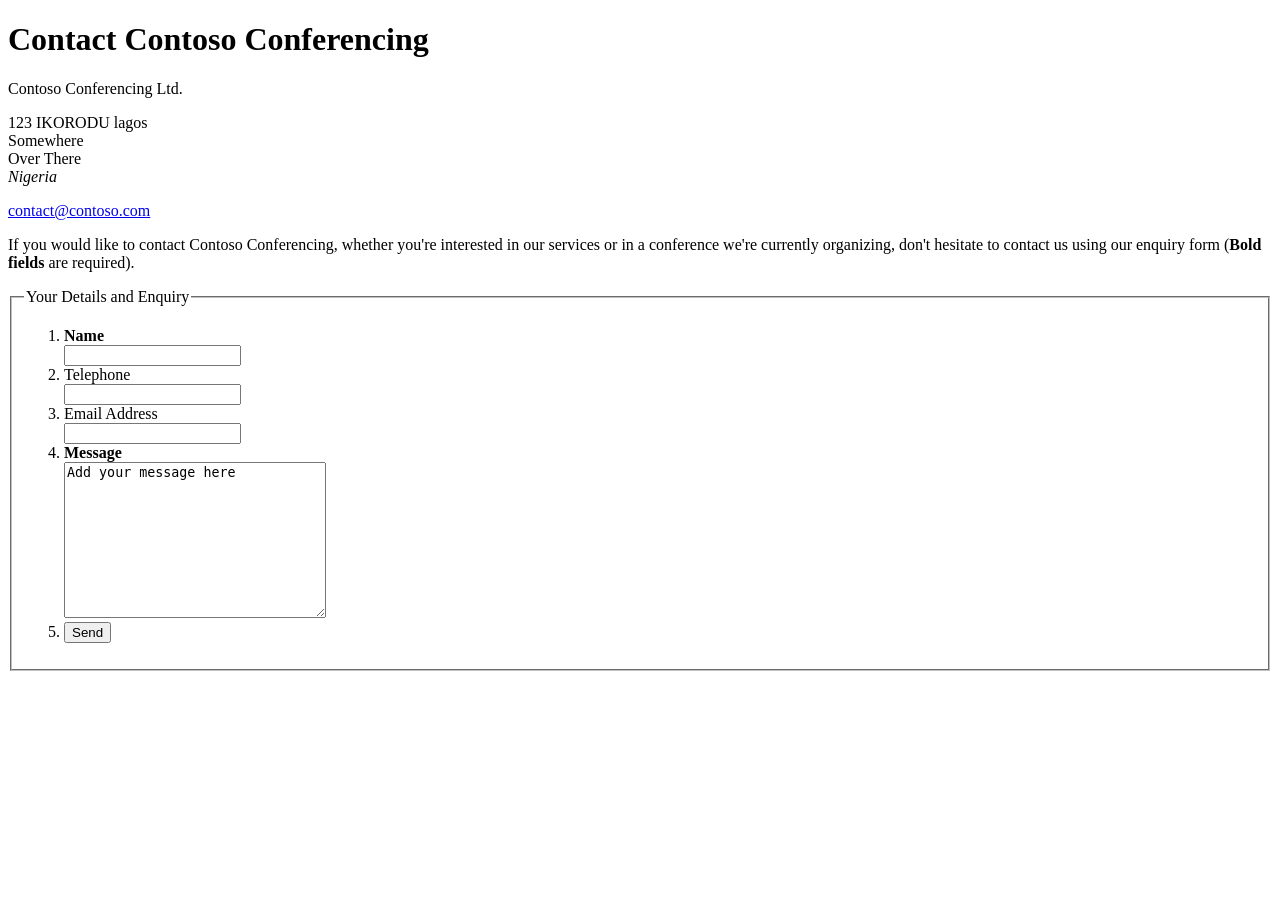
<file: index.html>
<!DOCTYPE html>
<!-- 
    Week 1 Lab Exercise - Overview of HTML and CSS
    Task: Recreating the Contact Us page from the Contoso Conferencing Demo
    Lesson 1: Overview of HTML - Covered HTML structure, elements, attributes,
    forms, links, images, and attaching scripts.
    Lab: Explored the Contoso Conference Application and examined how HTML, CSS,
    and JavaScript work together to build a real web application.
    Status: COMPLETED ✓
-->

<html lang="en">

<head>
    <meta charset="UTF-8">
    <meta name="viewport" content="width=device-width, initial-scale=1.0">
    <!-- Page title as shown in the browser tab -->
    <title>Contact Us</title>
</head>

<body>

    <!-- Level 1 heading - learned from "Displaying Text in HTML" section -->
    <h1>Contact Contoso Conferencing</h1>

    <!-- Paragraph elements used to display company address -->
    <p>Contoso Conferencing Ltd.</p>

    <!-- Using <br /> line break elements to format address on separate lines -->
    <!-- <em> used for emphasis (renders in italics) as covered in the Emphasis section -->
    <p>123 IKORODU lagos <br />
        Somewhere<br />
        Over There<br />
        <em>Nigeria</em>
    </p>

    <!-- Anchor <a> tag with mailto: protocol to create a clickable email link -->
    <!-- Learned from "Hypertext Links" section - href can point to emails too -->
    <p>
        <a href="mailto:contact@contoso.com">contact@contoso.com</a>
    </p>

    <!-- <strong> used for bold/important text as covered in the Emphasis section -->
    <p>
        If you would like to contact Contoso Conferencing, whether you're interested in our
        services or in a conference we're currently organizing, don't hesitate to contact us
        using our enquiry form (<strong>Bold fields</strong> are required).
    </p>

    <!-- 
        FORM SECTION
        Learned from "Gathering User Input by Using Forms in HTML"
        - method="Post" sends data securely to the server (POST preferred over GET)
        - action="support.aspx" is the URL where the form data gets sent
    -->
    <form method="Post" action="support.aspx">

        <!-- <fieldset> groups related form controls together with a border box -->
        <!-- <legend> labels the fieldset group - must be the first child -->
        <fieldset>
            <legend>Your Details and Enquiry</legend>

            <!-- Ordered list used to layout the form fields neatly -->
            <ol>

                <!-- <label> links text to its input field for better usability -->
                <!-- <strong> makes "Name" bold to show it is a required field -->
                <li>
                    <label>
                        <strong>Name</strong><br />
                        <!-- input type="text" creates a single-line text box -->
                        <input type="text" name="UserName" />
                    </label>
                </li>

                <li>
                    <label>
                        Telephone<br />
                        <input type="text" name="Phone" />
                    </label>
                </li>

                <li>
                    <label>
                        Email Address<br />
                        <!-- input type="text" for email address field -->
                        <input type="text" name="Email" />
                    </label>
                </li>

                <!-- <textarea> creates a multiline text box for longer messages -->
                <!-- cols and rows set the visible size of the text area -->
                <li>
                    <label>
                        <strong>Message</strong><br />
                        <textarea name="Message" cols="30" rows="10">Add your message here</textarea>
                    </label>
                </li>

                <!-- Submit button to send the form data -->
                <!-- Learned: <button> is preferred over <input type="submit"> 
                     when content needs to be more than simple text -->
                <li>
                    <button type="submit">Send</button>
                </li>

            </ol>
        </fieldset>

    </form>

</body>
<!-- End of Week 1 Lab - Fisayo Adesanya -->

</html>
</file>
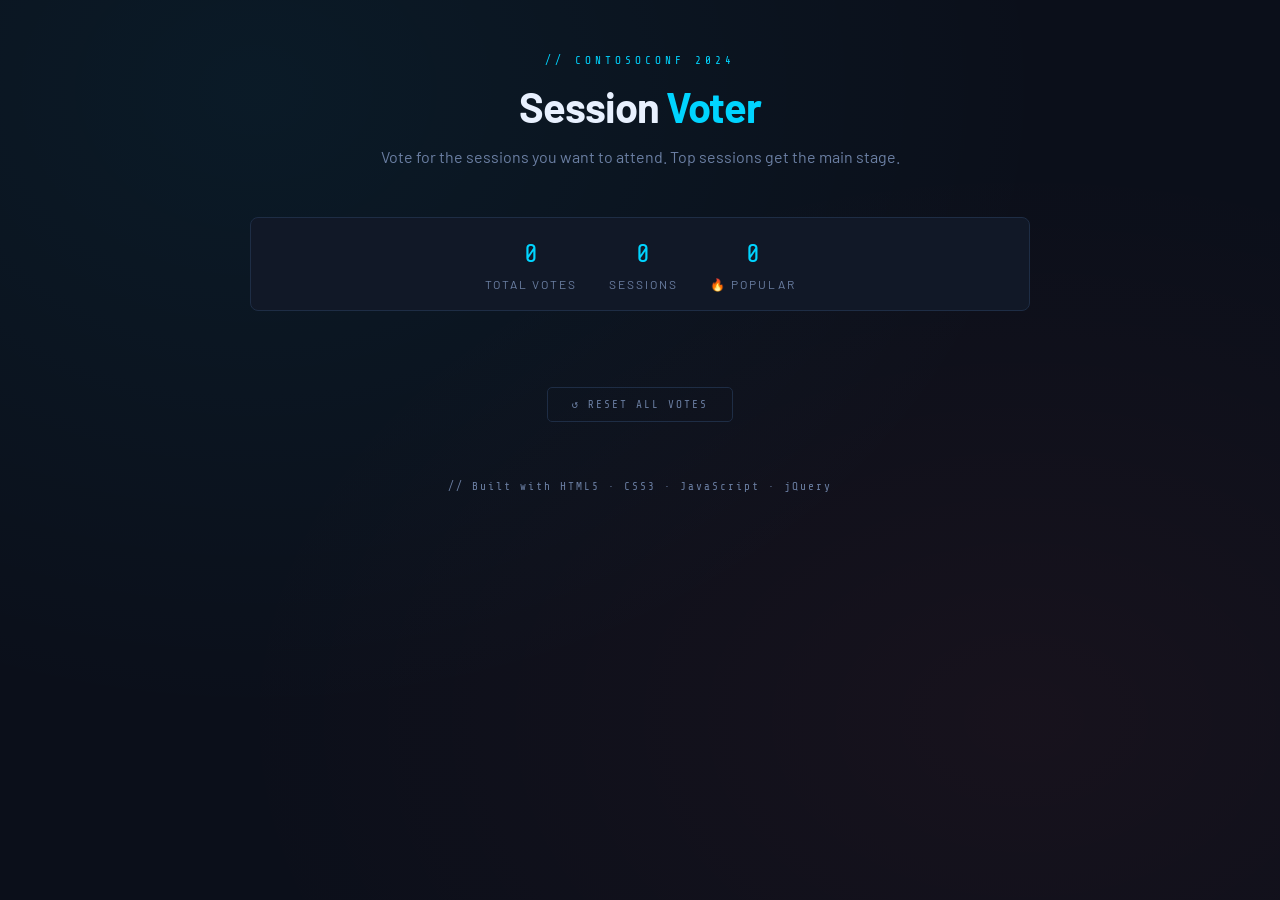
<file: about.html>
<!DOCTYPE html>
<html lang="en">
<head>
  <meta charset="utf-8" />
  <link rel="stylesheet" href="./indexbody.html">
  <title>ContosoConf – Session Voter</title>

  <!-- jQuery CDN (Module 3b) -->
  <script src="https://ajax.aspnetcdn.com/ajax/jQuery/jquery-3.7.1.min.js"></script>

  <style>
    /* ============================================
       MODULE 2 – CSS3 TEXT & BACKGROUND STYLES
       ============================================ */

    /* Google Font import */
    @import url('https://fonts.googleapis.com/css2?family=Share+Tech+Mono&family=Barlow:wght@400;600;700&display=swap');

    /* CSS Variables for consistent theming */
    :root {
      --bg-dark:      #0b0f1a;
      --bg-card:      #111827;
      --border:       #1e2d45;
      --accent:       #00d4ff;
      --accent-glow:  rgba(0, 212, 255, 0.18);
      --hot:          #ff4e50;
      --hot-glow:     rgba(255, 78, 80, 0.2);
      --text-primary: #e8f0fe;
      --text-muted:   #6b7fa3;
      --font-mono:    'Share Tech Mono', monospace;
      --font-body:    'Barlow', sans-serif;
    }

    /* ── Box Model reset ── */
    *, *::before, *::after {
      box-sizing: border-box;
      margin: 0;
      padding: 0;
    }

    /* ── Body – background + typography ── */
    body {
      font-family: var(--font-body);
      font-size: 16px;
      line-height: 1.6;
      color: var(--text-primary);

      /* CSS background properties (Module 2) */
      background-color: var(--bg-dark);
      background-image:
        radial-gradient(ellipse at 20% 10%, rgba(0,212,255,0.06) 0%, transparent 55%),
        radial-gradient(ellipse at 80% 80%, rgba(255,78,80,0.05) 0%, transparent 55%);
      background-attachment: fixed;
      background-repeat: no-repeat;

      min-height: 100vh;
      padding: 40px 20px 60px;
    }

    /* ── Page header ── */
    header {
      text-align: center;
      margin: 0 auto 48px;
      max-width: 780px;
    }

    .logo-tag {
      font-family: var(--font-mono);
      font-size: 11px;
      letter-spacing: 4px;           /* letter-spacing (Module 2) */
      text-transform: uppercase;     /* text-transform (Module 2) */
      color: var(--accent);
      margin-bottom: 12px;
    }

    header h1 {
      font-size: 2.6rem;
      font-weight: 700;
      line-height: 1.2;              /* line-height (Module 2) */
      letter-spacing: -1px;
      color: var(--text-primary);
    }

    header h1 span {
      color: var(--accent);
    }

    header p {
      margin-top: 12px;
      font-size: 1rem;
      color: var(--text-muted);
    }

    /* ── Stats bar ── */
    .stats-bar {
      display: flex;
      justify-content: center;
      gap: 32px;
      max-width: 780px;
      margin: 0 auto 36px;
      padding: 16px 24px;
      background-color: var(--bg-card);
      border: 1px solid var(--border);
      border-radius: 8px;
    }

    .stat {
      text-align: center;
    }

    .stat-value {
      font-family: var(--font-mono);
      font-size: 1.6rem;
      color: var(--accent);
    }

    .stat-label {
      font-size: 0.75rem;
      text-transform: uppercase;
      letter-spacing: 2px;
      color: var(--text-muted);
    }

    /* ── Session grid ── */
    #session-grid {
      display: grid;
      grid-template-columns: repeat(auto-fill, minmax(340px, 1fr));
      gap: 20px;
      max-width: 1100px;
      margin: 0 auto;
    }

    /* ── Session card (CSS Box Model – Module 2) ── */
    .session-card {
      background-color: var(--bg-card);
      border: 1px solid var(--border);
      border-radius: 10px;

      /* Box model: padding, margin, border */
      padding: 24px;
      margin: 0;

      position: relative;
      overflow: hidden;
      transition: transform 0.25s ease, border-color 0.25s ease, box-shadow 0.25s ease;
      cursor: default;
    }

    .session-card::before {
      content: '';
      position: absolute;
      top: 0; left: 0; right: 0;
      height: 3px;
      background: linear-gradient(90deg, var(--accent), transparent);
      opacity: 0;
      transition: opacity 0.3s;
    }

    .session-card:hover {
      transform: translateY(-4px);
      border-color: rgba(0, 212, 255, 0.35);
      box-shadow: 0 12px 32px rgba(0, 0, 0, 0.4), 0 0 0 1px rgba(0,212,255,0.08);
    }

    .session-card:hover::before { opacity: 1; }

    /* ── Popular badge (shown by JS conditional) ── */
    .session-card.popular {
      border-color: var(--hot);
      box-shadow: 0 0 20px var(--hot-glow);
    }

    .session-card.popular::before {
      background: linear-gradient(90deg, var(--hot), transparent);
      opacity: 1;
    }

    .popular-badge {
      display: none;
      position: absolute;
      top: 14px; right: 14px;
      background-color: var(--hot);
      color: #fff;
      font-family: var(--font-mono);
      font-size: 10px;
      letter-spacing: 1.5px;
      text-transform: uppercase;
      padding: 4px 10px;
      border-radius: 4px;
    }

    .session-card.popular .popular-badge { display: block; }

    /* ── Card content ── */
    .session-track {
      font-family: var(--font-mono);
      font-size: 10px;
      letter-spacing: 2.5px;
      text-transform: uppercase;
      color: var(--accent);
      margin-bottom: 8px;
    }

    .session-title {
      font-size: 1.05rem;
      font-weight: 700;
      color: var(--text-primary);
      margin-bottom: 8px;
      line-height: 1.35;
    }

    .session-speaker {
      font-size: 0.82rem;
      color: var(--text-muted);
      margin-bottom: 20px;
    }

    /* ── Vote row ── */
    .vote-row {
      display: flex;
      align-items: center;
      gap: 16px;
    }

    /* ── Vote button ── */
    .btn-vote {
      font-family: var(--font-mono);
      font-size: 12px;
      letter-spacing: 1.5px;
      text-transform: uppercase;
      color: var(--accent);
      background: transparent;
      border: 1px solid var(--accent);
      border-radius: 5px;

      /* Box model */
      padding: 9px 20px;
      margin: 0;

      cursor: pointer;
      transition: background 0.2s, color 0.2s, box-shadow 0.2s;
    }

    .btn-vote:hover {
      background-color: var(--accent);
      color: var(--bg-dark);
      box-shadow: 0 0 14px var(--accent-glow);
    }

    .btn-vote:disabled {
      opacity: 0.35;
      cursor: not-allowed;
    }

    /* ── Vote count display ── */
    .vote-count {
      font-family: var(--font-mono);
      font-size: 1.1rem;
      color: var(--text-primary);
    }

    .vote-count span {
      color: var(--accent);
      font-size: 1.4rem;
    }

    /* ── Progress bar ── */
    .vote-bar-track {
      flex: 1;
      height: 4px;
      background-color: var(--border);
      border-radius: 2px;
      overflow: hidden;
    }

    .vote-bar-fill {
      height: 100%;
      width: 0%;
      background: linear-gradient(90deg, var(--accent), #7affef);
      border-radius: 2px;
      transition: width 0.4s ease;
    }

    .session-card.popular .vote-bar-fill {
      background: linear-gradient(90deg, var(--hot), #ffb347);
    }

    /* ── Reset button ── */
    .reset-wrap {
      text-align: center;
      margin-top: 40px;
    }

    .btn-reset {
      font-family: var(--font-mono);
      font-size: 11px;
      letter-spacing: 2px;
      text-transform: uppercase;
      color: var(--text-muted);
      background: transparent;
      border: 1px solid var(--border);
      border-radius: 5px;
      padding: 10px 24px;
      cursor: pointer;
      transition: color 0.2s, border-color 0.2s;
    }

    .btn-reset:hover {
      color: var(--hot);
      border-color: var(--hot);
    }

    /* ── Toast notification ── */
    #toast {
      position: fixed;
      bottom: 28px;
      left: 50%;
      transform: translateX(-50%) translateY(80px);
      background: var(--bg-card);
      border: 1px solid var(--accent);
      color: var(--accent);
      font-family: var(--font-mono);
      font-size: 13px;
      letter-spacing: 1px;
      padding: 12px 28px;
      border-radius: 6px;
      box-shadow: 0 8px 24px rgba(0,0,0,0.5);
      opacity: 0;
      transition: transform 0.35s ease, opacity 0.35s ease;
      z-index: 999;
      white-space: nowrap;
    }

    #toast.show {
      opacity: 1;
      transform: translateX(-50%) translateY(0);
    }

    /* ── Footer ── */
    footer {
      text-align: center;
      margin-top: 56px;
      font-family: var(--font-mono);
      font-size: 11px;
      letter-spacing: 2px;
      color: var(--text-muted);
    }
  </style>
</head>
<body>

  <!-- ===== HEADER ===== -->
  <header>
    <p class="logo-tag">// ContosoConf 2024</p>
    <h1>Session <span>Voter</span></h1>
    <p>Vote for the sessions you want to attend. Top sessions get the main stage.</p>
  </header>

  <!-- ===== STATS BAR ===== -->
  <div class="stats-bar">
    <div class="stat">
      <div class="stat-value" id="total-votes">0</div>
      <div class="stat-label">Total Votes</div>
    </div>
    <div class="stat">
      <div class="stat-value" id="sessions-count">0</div>
      <div class="stat-label">Sessions</div>
    </div>
    <div class="stat">
      <div class="stat-value" id="popular-count">0</div>
      <div class="stat-label">🔥 Popular</div>
    </div>
  </div>

  <!-- ===== SESSION GRID (built by JS loop) ===== -->
  <div id="session-grid"></div>

  <!-- ===== RESET ===== -->
  <div class="reset-wrap">
    <button class="btn-reset" id="btn-reset">↺ Reset All Votes</button>
  </div>

  <!-- ===== TOAST ===== -->
  <div id="toast"></div>

  <!-- ===== FOOTER ===== -->
  <footer>
    <p>// Built with HTML5 · CSS3 · JavaScript · jQuery</p>
  </footer>


  <script type="text/javascript">

    /* ============================================================
       MODULE 3a – JAVASCRIPT: JSON, Variables, Functions, Loops,
                               Conditionals
       MODULE 3b – jQuery: Selectors, DOM Manipulation, Events
       ============================================================ */

    // ── JSON Array of session objects (Module 3a – JSON / Arrays) ──
    var sessions = [
      {
        "id"      : 1,
        "track"   : "Track A · Web",
        "title"   : "Building Responsive Layouts with CSS Grid & Flexbox",
        "speaker" : "Amina Osei",
        "votes"   : 0
      },
      {
        "id"      : 2,
        "track"   : "Track B · JavaScript",
        "title"   : "Mastering the DOM: From Vanilla JS to jQuery",
        "speaker" : "Emeka Nwosu",
        "votes"   : 0
      },
      {
        "id"      : 3,
        "track"   : "Track A · Web",
        "title"   : "CSS3 Animations and Transitions in the Real World",
        "speaker" : "Priya Sharma",
        "votes"   : 0
      },
      {
        "id"      : 4,
        "track"   : "Track C · APIs",
        "title"   : "AJAX & Fetch: Making Async Requests with JavaScript",
        "speaker" : "Tunde Adeyemi",
        "votes"   : 0
      },
      {
        "id"      : 5,
        "track"   : "Track B · JavaScript",
        "title"   : "JavaScript Objects, Prototypes, and JSON Deep Dive",
        "speaker" : "Saoirse Brennan",
        "votes"   : 0
      },
      {
        "id"      : 6,
        "track"   : "Track C · APIs",
        "title"   : "Introduction to RESTful Web Services for Front-End Devs",
        "speaker" : "Yemi Adegoke",
        "votes"   : 0
      }
    ];

    // ── Constants (Module 3a – Variables) ──
    var POPULAR_THRESHOLD = 5;   // votes needed to mark session as popular
    var MAX_VOTES         = 10;  // max votes per session (for progress bar width)

    // ── renderSessions(): uses a for loop to build cards (Module 3a) ──
    function renderSessions() {

      var grid = $("#session-grid");  // jQuery selector (Module 3b)
      grid.empty();                   // jQuery DOM manipulation (Module 3b)

      // for loop (Module 3a) – iterate over sessions JSON array
      for (var i = 0; i < sessions.length; i++) {

        var s = sessions[i];

        // Conditional statement (Module 3a) – check popularity
        var isPopular     = (s.votes >= POPULAR_THRESHOLD);
        var popularClass  = isPopular ? "popular" : "";
        var barWidth      = Math.min((s.votes / MAX_VOTES) * 100, 100);
        var btnDisabled   = (s.votes >= MAX_VOTES) ? "disabled" : "";

        // Build card HTML string (Module 3a – String concatenation)
        var cardHTML =
          '<div class="session-card ' + popularClass + '" data-id="' + s.id + '">' +
            '<div class="popular-badge">🔥 Popular</div>' +
            '<div class="session-track">' + s.track + '</div>' +
            '<div class="session-title">' + s.title + '</div>' +
            '<div class="session-speaker">// ' + s.speaker + '</div>' +
            '<div class="vote-row">' +
              '<button class="btn-vote" ' + btnDisabled + '>▲ Vote</button>' +
              '<div class="vote-count"><span>' + s.votes + '</span> votes</div>' +
              '<div class="vote-bar-track">' +
                '<div class="vote-bar-fill" style="width:' + barWidth + '%"></div>' +
              '</div>' +
            '</div>' +
          '</div>';

        // jQuery .append() – Module 3b DOM manipulation
        grid.append(cardHTML);
      }

      updateStats();
    }

    // ── updateStats(): updates the stats bar using jQuery (Module 3b) ──
    function updateStats() {

      // Variables (Module 3a)
      var totalVotes   = 0;
      var popularCount = 0;

      // for loop (Module 3a) – tally votes
      for (var i = 0; i < sessions.length; i++) {
        totalVotes += sessions[i].votes;

        // Conditional (Module 3a)
        if (sessions[i].votes >= POPULAR_THRESHOLD) {
          popularCount++;
        }
      }

      // jQuery selectors + .html() – Module 3b
      $("#total-votes").html(totalVotes);
      $("#popular-count").html(popularCount);
      $("#sessions-count").html(sessions.length);
    }

    // ── showToast(): displays a temporary message (Module 3a – Functions) ──
    function showToast(message) {
      var $toast = $("#toast");           // jQuery selector (Module 3b)
      $toast.html(message);
      $toast.addClass("show");           // jQuery addClass (Module 3b)

      // setTimeout – remove toast after 2.2 seconds
      setTimeout(function () {
        $toast.removeClass("show");      // jQuery removeClass (Module 3b)
      }, 2200);
    }

    // ── findSessionById(): returns a session object by id ──
    function findSessionById(id) {
      for (var i = 0; i < sessions.length; i++) {
        if (sessions[i].id === id) {
          return sessions[i];
        }
      }
      return null;
    }

    // ============================================================
    //  jQuery document.ready (Module 3b)
    //  All event handlers go inside here so the DOM is fully loaded
    // ============================================================
    $(document).ready(function () {

      // ── Render cards on page load ──
      renderSessions();

      // ── Vote button click (jQuery event binding – Module 3b) ──
      // Using .on() with event delegation since cards are dynamic
      $("#session-grid").on("click", ".btn-vote", function () {

        // jQuery traversal – get parent card (Module 3b)
        var $card   = $(this).closest(".session-card");
        var id      = parseInt($card.attr("data-id"));  // parseInt (Module 3a)
        var session = findSessionById(id);

        if (session === null) { return; }

        // Conditional (Module 3a) – guard against over-voting
        if (session.votes >= MAX_VOTES) {
          showToast("// Max votes reached for this session.");
          return;
        }

        // Increment vote (Module 3a – operators)
        session.votes++;

        // Re-render all cards to reflect new state
        renderSessions();

        // Conditional (Module 3a) – notify if session just hit threshold
        if (session.votes === POPULAR_THRESHOLD) {
          showToast("🔥 '" + session.title.substring(0, 30) + "...' just went popular!");
        } else {
          showToast("// Vote recorded for: " + session.speaker);
        }
      });

      // ── Reset button click (jQuery .click() – Module 3b) ──
      $("#btn-reset").click(function () {

        // for loop (Module 3a) – reset all votes to 0
        for (var i = 0; i < sessions.length; i++) {
          sessions[i].votes = 0;
        }

        renderSessions();
        showToast("// All votes have been reset.");
      });

    }); // end document.ready

  </script>
</body>
</html>
</file>
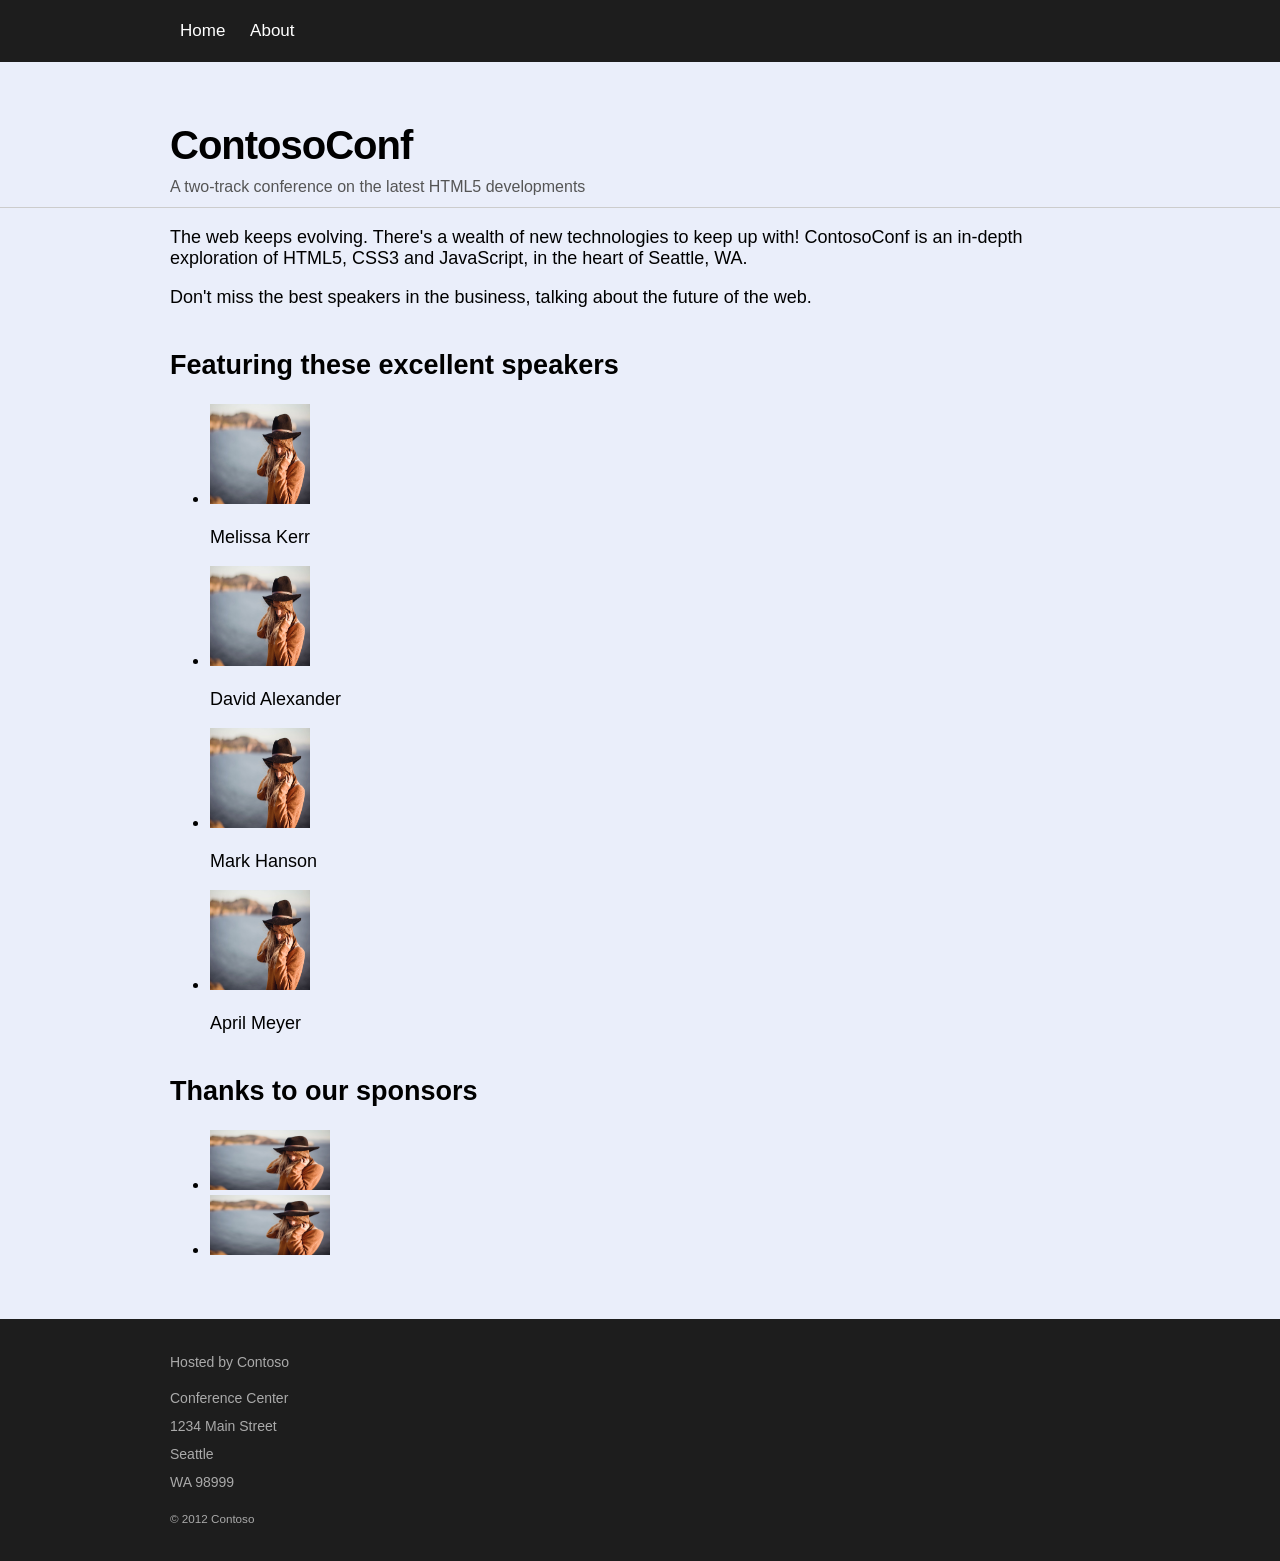
<file: index11.htm>
<!DOCTYPE html>
<html lang="en">

<head>
    <meta charset="UTF-8">
    <meta name="viewport" content="width=device-width, initial-scale=1.0">
    <title>ContosoConf - Home</title>
    <link href="styles/site.css" rel="stylesheet" type="text/css" />
</head>

<body>

    <nav>
        <div class="container">
            <a href="index.htm">Home</a>
            <a href="about.htm">About</a>
        </div>
    </nav>

    <header>
        <div class="container">
            <h1>ContosoConf</h1>
            <p>A two-track conference on the latest HTML5 developments</p>
        </div>
    </header>

    <section>
        <div class="container">
            <p>
                The web keeps evolving. There's a wealth of new technologies to keep up with!
                ContosoConf is an in-depth exploration of HTML5, CSS3 and JavaScript,
                in the heart of Seattle, WA.
            </p>
            <p>Don't miss the best speakers in the business, talking about the future of the web.</p>
        </div>
    </section>

    <section>
        <div class="container">
            <h2>Featuring these excellent speakers</h2>
            <ul>
                <li>
                    <img src="image/10001 (1).jpg" alt="Melissa Kerr" width="100" height="100" />
                    <p>Melissa Kerr</p>
                </li>
                <li>
                    <img src="image/10001 (1).jpg" alt="David Alexander" width="100" height="100" />
                    <p>David Alexander</p>
                </li>
                <li>
                    <img src="image/10001 (1).jpg" alt="Mark Hanson" width="100" height="100" />
                    <p>Mark Hanson</p>
                </li>
                <li>
                    <img src="image/10001 (1).jpg" alt="April Meyer" width="100" height="100" />
                    <p>April Meyer</p>
                </li>
            </ul>
        </div>
    </section>

    <section>
        <div class="container">
            <h2>Thanks to our sponsors</h2>
            <ul>
                <li>
                    <img src="image/10001 (1).jpg" alt="Trey Research" width="120" height="60" />
                </li>
                <li>
                    <img src="image/10001 (1).jpg" alt="Litware, Inc" width="120" height="60" />
                </li>
                
            </ul>
        </div>
    </section>

    <footer>
        <div class="container">
            <p>Hosted by Contoso</p>
            <address>
                Conference Center<br />
                1234 Main Street<br />
                Seattle<br />
                WA 98999
            </address>
            <p><small>&copy; 2012 Contoso</small></p>
        </div>
    </footer>

</body>

</html>
</file>
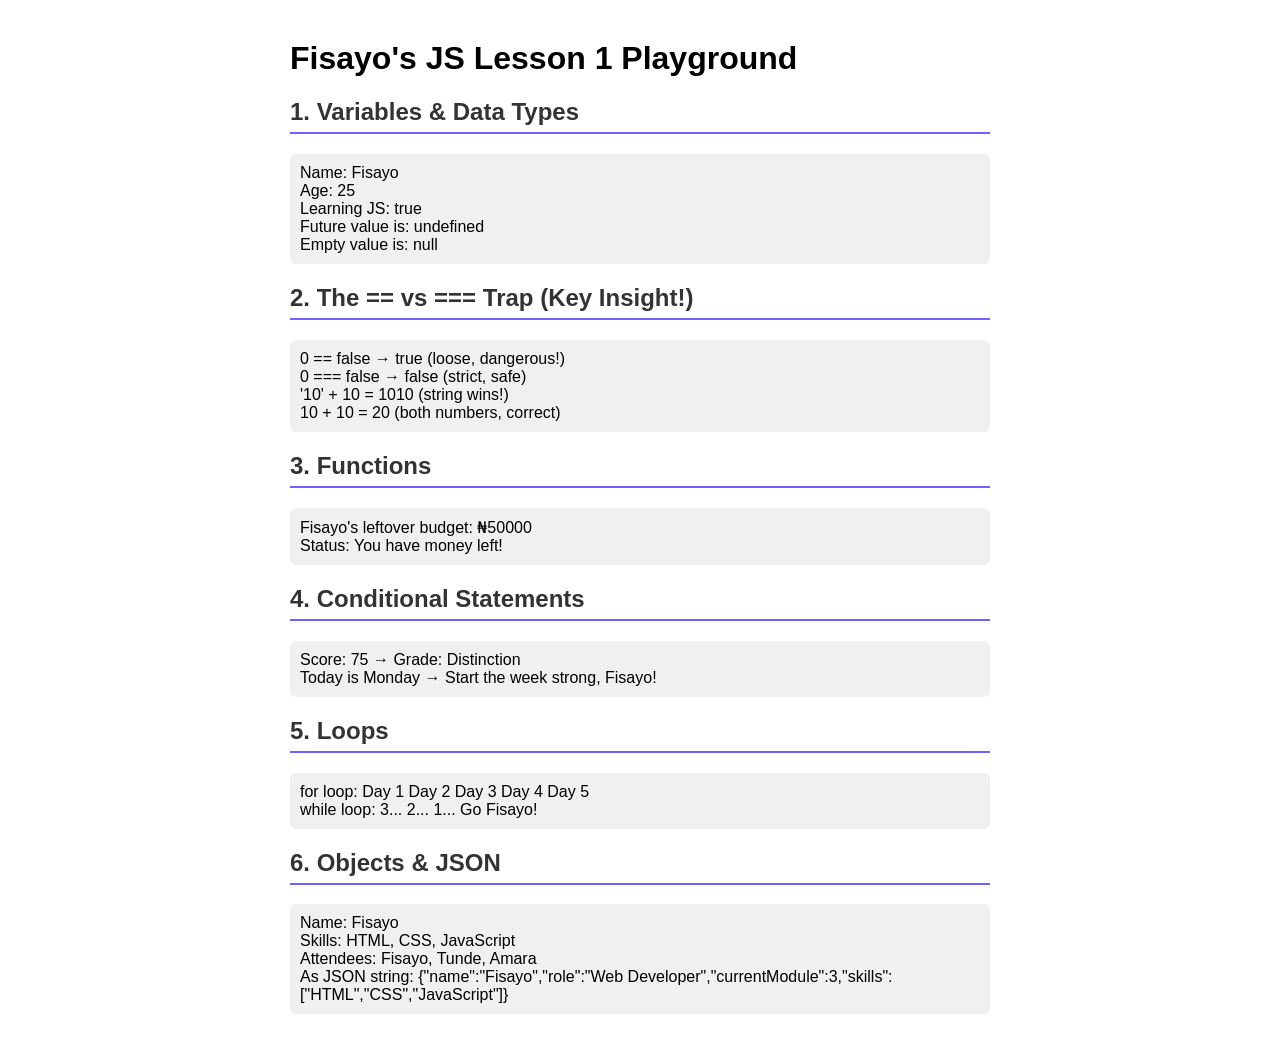
<file: module3.html>
<!DOCTYPE html>
<html lang="en">
<head>
  <meta charset="UTF-8" />
  <title>Lesson 1 – JavaScript Basics | Fisayo</title>
  <style>
    body { font-family: Arial, sans-serif; max-width: 700px; margin: 40px auto; padding: 0 20px; }
    h2 { color: #333; border-bottom: 2px solid #6c63ff; padding-bottom: 6px; }
    .output { background: #f0f0f0; padding: 10px; border-radius: 6px; margin-top: 8px; }
  </style>
</head>
<body>

  <h1>Fisayo's JS Lesson 1 Playground</h1>

  <!-- ========================
       1. VARIABLES & DATA TYPES
  ========================= -->
  <h2>1. Variables & Data Types</h2>
  <div class="output" id="vars-output"></div>

  <script>
    // Modern JS uses const (won't change) and let (will change)
    // The module uses var — both work, but const/let is the modern way

    const firstName = "Fisayo";          // String
    let age = 25;                        // Number
    const isLearning = true;             // Boolean
    let futureValue;                     // undefined — declared but no value yet
    const emptyValue = null;             // null — intentionally empty

    const varsOutput = document.getElementById("vars-output");
    varsOutput.innerHTML =
      "Name: " + firstName + "<br>" +
      "Age: " + age + "<br>" +
      "Learning JS: " + isLearning + "<br>" +
      "Future value is: " + futureValue + "<br>" +
      "Empty value is: " + emptyValue;
  </script>

  <!-- ========================
       2. THE == vs === TRAP
  ========================= -->
  <h2>2. The == vs === Trap (Key Insight!)</h2>
  <div class="output" id="operators-output"></div>

  <script>
    const operatorsOutput = document.getElementById("operators-output");

    // == converts types before comparing (dangerous!)
    const looseCheck = (0 == false);   // true — 0 gets converted to false
    // === checks value AND type (always use this)
    const strictCheck = (0 === false); // false — 0 is a number, false is boolean

    // String + Number = String (not a sum!)
    const stringPlusNumber = "10" + 10;  // "1010" not 20
    const actualSum = 10 + 10;           // 20

    operatorsOutput.innerHTML =
      "0 == false → " + looseCheck + " (loose, dangerous!)<br>" +
      "0 === false → " + strictCheck + " (strict, safe)<br>" +
      "'10' + 10 = " + stringPlusNumber + " (string wins!)<br>" +
      "10 + 10 = " + actualSum + " (both numbers, correct)";
  </script>

  <!-- ========================
       3. FUNCTIONS
  ========================= -->
  <h2>3. Functions</h2>
  <div class="output" id="functions-output"></div>

  <script>
    // A function that calculates a budget (personalised for Fisayo)
    function calculateMonthlyBudget(income, expenses, savings) {
      return income - expenses - savings;
    }

    // Ternary operator — one-line if/else (most beginners don't know this!)
    const fisayoBudget = calculateMonthlyBudget(150000, 80000, 20000);
    const budgetStatus = (fisayoBudget > 0) ? "You have money left!" : "You're over budget!";

    document.getElementById("functions-output").innerHTML =
      "Fisayo's leftover budget: ₦" + fisayoBudget + "<br>" +
      "Status: " + budgetStatus;
  </script>

  <!-- ========================
       4. CONDITIONALS
  ========================= -->
  <h2>4. Conditional Statements</h2>
  <div class="output" id="conditionals-output"></div>

  <script>
    const score = 75;
    let grade;

    // if / else if / else
    if (score >= 70) {
      grade = "Distinction";
    } else if (score >= 50) {
      grade = "Pass";
    } else {
      grade = "Fail";
    }

    // switch — good when checking one variable against many values
    const day = "Monday";
    let plan;
    switch (day.toLowerCase()) {  // .toLowerCase() prevents case-sensitivity bugs
      case "monday":
        plan = "Start the week strong, Fisayo!";
        break;
      case "friday":
        plan = "Almost the weekend!";
        break;
      default:
        plan = "Keep grinding!";
    }

    document.getElementById("conditionals-output").innerHTML =
      "Score: " + score + " → Grade: " + grade + "<br>" +
      "Today is " + day + " → " + plan;
  </script>

  <!-- ========================
       5. LOOPS
  ========================= -->
  <h2>5. Loops</h2>
  <div class="output" id="loops-output"></div>

  <script>
    // for loop — most common
    let loopResult = "for loop: ";
    for (let i = 1; i <= 5; i++) {
      loopResult += "Day " + i + " ";
    }

    // while loop — runs while condition is true
    let whileResult = "while loop: ";
    let count = 3;
    while (count > 0) {
      whileResult += count + "... ";
      count--;
    }
    whileResult += "Go Fisayo!";

    document.getElementById("loops-output").innerHTML =
      loopResult + "<br>" + whileResult;
  </script>

  <!-- ========================
       6. OBJECTS & JSON
  ========================= -->
  <h2>6. Objects & JSON</h2>
  <div class="output" id="json-output"></div>

  <script>
    // JSON object — how data is stored and sent on the web
    const fisayo = {
      "name": "Fisayo",
      "role": "Web Developer",
      "currentModule": 3,
      "skills": ["HTML", "CSS", "JavaScript"]
    };

    // Array of objects — a list of people (like a database result)
    const attendees = [
      { "name": "Fisayo", "track": "Frontend" },
      { "name": "Tunde", "track": "Backend" },
      { "name": "Amara", "track": "Design" }
    ];

    // JSON.stringify converts object to a string (for sending to a server)
    const jsonString = JSON.stringify(fisayo);

    document.getElementById("json-output").innerHTML =
      "Name: " + fisayo.name + "<br>" +
      "Skills: " + fisayo.skills.join(", ") + "<br>" +
      "Attendees: " + attendees.map(a => a.name).join(", ") + "<br>" +
      "As JSON string: " + jsonString;
  </script>

</body>
</html>
</file>
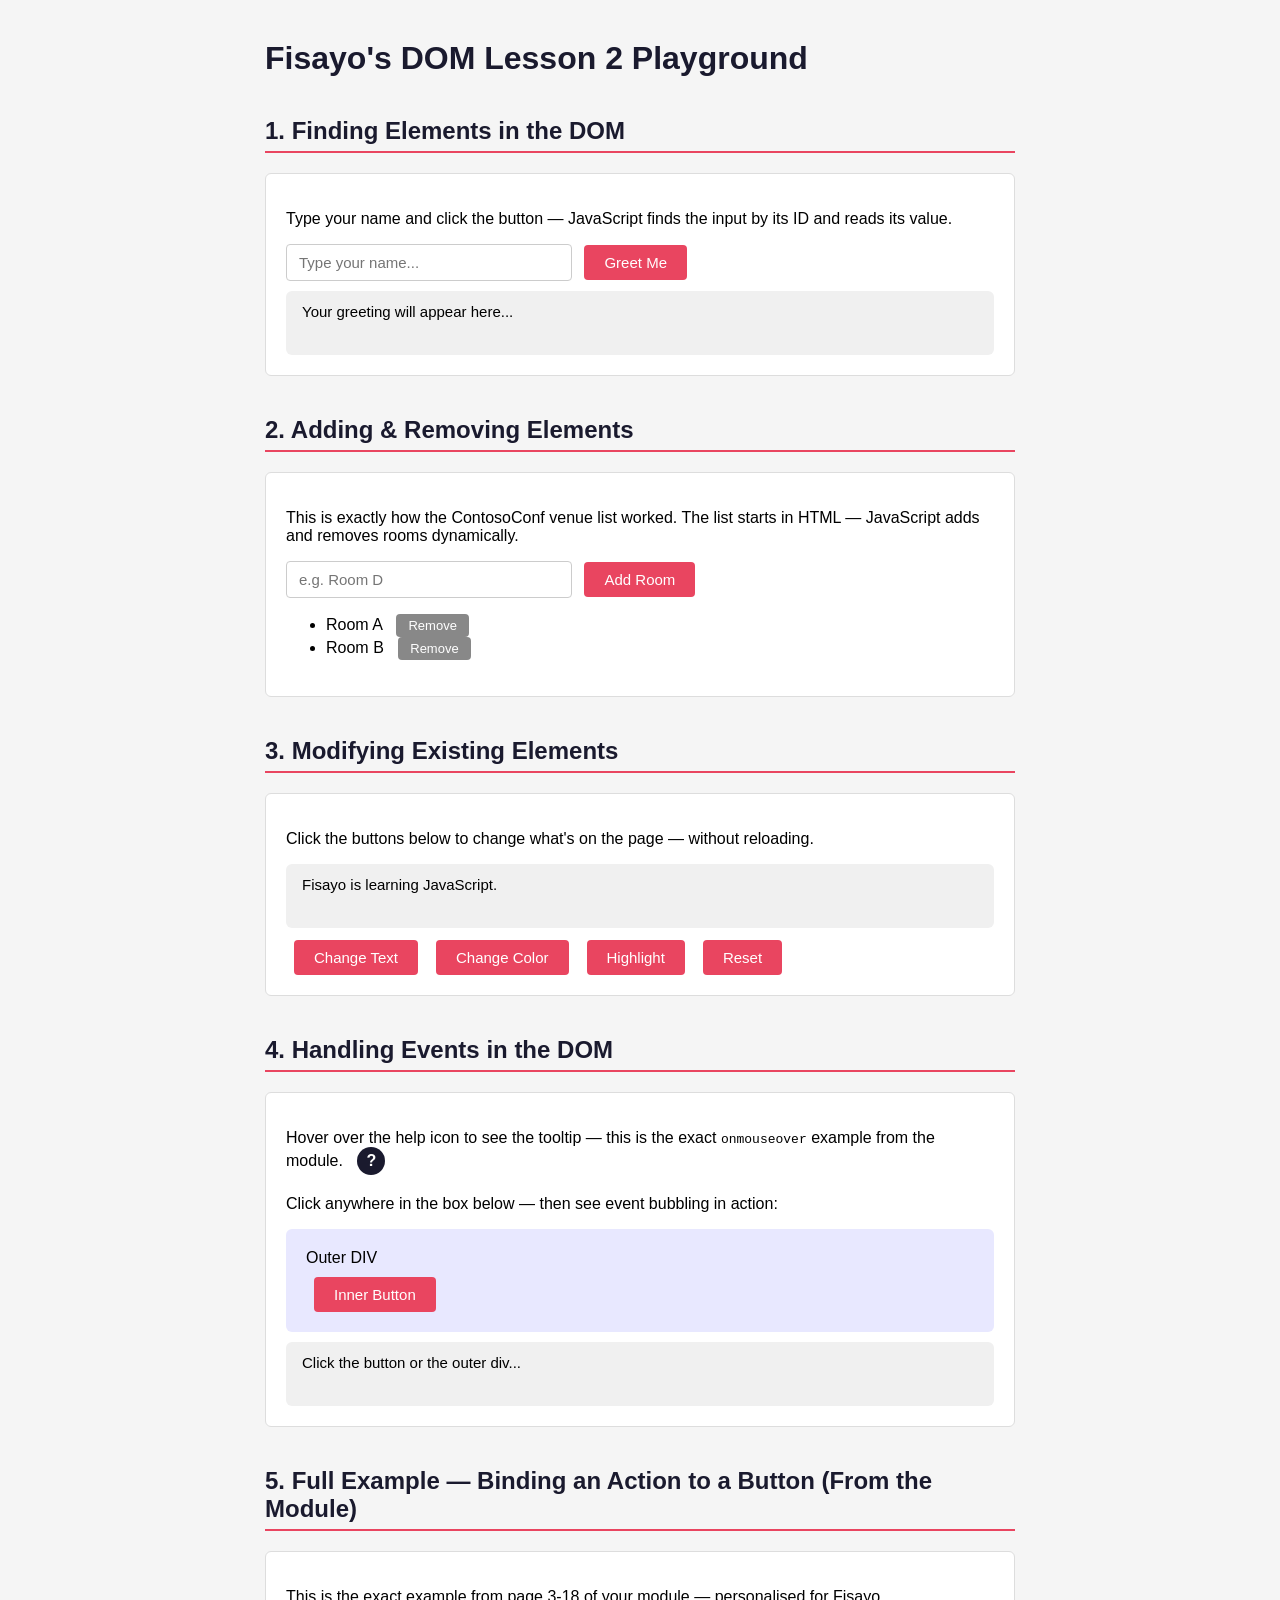
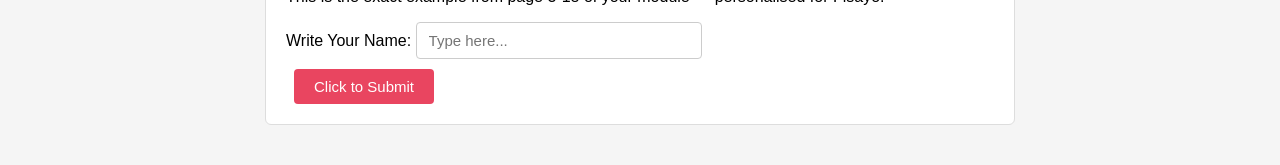
<file: module4.html>
<!DOCTYPE html>
<html lang="en">
<head>
  <meta charset="UTF-8" />
  <title>Lesson 2 – The DOM | Fisayo</title>
  <style>
    body { font-family: Arial, sans-serif; max-width: 750px; margin: 40px auto; padding: 0 20px; background: #f5f5f5; }
    h1 { color: #1a1a2e; }
    h2 { color: #1a1a2e; border-bottom: 2px solid #e94560; padding-bottom: 6px; margin-top: 40px; }
    .box { background: white; border: 1px solid #ddd; border-radius: 6px; padding: 20px; margin-top: 12px; }
    .output { background: #f0f0f0; padding: 12px 16px; border-radius: 6px; margin-top: 10px; min-height: 40px; font-size: 15px; }

    /* Input + button styling */
    input[type="text"] {
      padding: 9px 12px; border: 1px solid #ccc; border-radius: 4px;
      font-size: 15px; width: 260px; font-family: Arial, sans-serif;
    }
    button {
      padding: 9px 20px; background: #e94560; color: white; border: none;
      border-radius: 4px; font-size: 15px; cursor: pointer; margin-left: 8px;
    }
    button:hover { background: #c73652; }
    button.remove-btn {
      background: #888; padding: 4px 12px; font-size: 13px; margin-left: 10px;
    }
    button.remove-btn:hover { background: #555; }

    /* Venue list */
    #venue-list { list-style: none; padding: 0; margin-top: 12px; }
    #venue-list li {
      background: white; border: 1px solid #ddd; border-left: 4px solid #e94560;
      padding: 10px 14px; margin-bottom: 8px; border-radius: 0 4px 4px 0;
      display: flex; justify-content: space-between; align-items: center;
    }

    /* Help icon */
    .help-icon {
      display: inline-block; width: 28px; height: 28px; background: #1a1a2e;
      color: white; border-radius: 50%; text-align: center; line-height: 28px;
      font-weight: bold; cursor: pointer; font-size: 16px; margin-left: 10px;
    }
    .tooltip {
      display: none; background: #1a1a2e; color: white; padding: 8px 14px;
      border-radius: 4px; font-size: 14px; margin-top: 8px; max-width: 300px;
    }

    /* Highlight effect */
    .highlight {
      background-color: #fff3cd !important;
      border-color: #e94560 !important;
      transition: background-color 0.3s;
    }
  </style>
</head>
<body>

  <h1>Fisayo's DOM Lesson 2 Playground</h1>

  <!-- ================================
       1. FINDING ELEMENTS IN THE DOM
       getElementById, getElementsByName
  ================================= -->
  <h2>1. Finding Elements in the DOM</h2>
  <div class="box">
    <p>Type your name and click the button — JavaScript finds the input by its ID and reads its value.</p>
    <input type="text" id="nameInput" placeholder="Type your name..." />
    <button id="greetBtn">Greet Me</button>
    <!-- This div is found by JS and its content is changed -->
    <div class="output" id="greet-output">Your greeting will appear here...</div>
  </div>

  <script>
    // getElementById — finds one specific element by its id attribute
    // This is the most common and fastest DOM method
    document.getElementById("greetBtn").addEventListener("click", function() {
      var nameInput = document.getElementById("nameInput");
      var output    = document.getElementById("greet-output");

      var name = nameInput.value;

      // Conditional — Module 3
      if (name === "") {
        output.textContent = "Please type your name first!";
        return;
      }

      // textContent — safely sets text in an element (no HTML)
      output.textContent = "Welcome to the DOM, " + name + "! You just read a value from the page.";
    });
  </script>


  <!-- ================================
       2. ADDING & REMOVING DOM ELEMENTS
       createElement, appendChild, removeChild
       (Like ContosoConf VenueList example)
  ================================= -->
  <h2>2. Adding &amp; Removing Elements</h2>
  <div class="box">
    <p>This is exactly how the ContosoConf venue list worked. The list starts in HTML — JavaScript adds and removes rooms dynamically.</p>
    <input type="text" id="roomInput" placeholder="e.g. Room D" />
    <button id="addRoomBtn">Add Room</button>

    <!-- This is the list from the module — starts with items, JS modifies it -->
    <ul id="VenueList">
      <li>
        <span>Room A</span>
        <button class="remove-btn" onclick="removeRoom(this)">Remove</button>
      </li>
      <li>
        <span>Room B</span>
        <button class="remove-btn" onclick="removeRoom(this)">Remove</button>
      </li>
    </ul>
  </div>

  <script>
    // ADD a new room — createElement + appendChild (Module 3 DOM)
    document.getElementById("addRoomBtn").addEventListener("click", function() {
      var input   = document.getElementById("roomInput");
      var newRoom = input.value;

      if (newRoom === "") {
        alert("Please type a room name!");
        return;
      }

      var list = document.getElementById("VenueList");

      // createElement — creates a new li element in memory
      var newItem = document.createElement("li");

      // createElement for the span inside
      var span = document.createElement("span");
      span.textContent = newRoom;

      // createElement for the remove button
      var removeBtn = document.createElement("button");
      removeBtn.textContent = "Remove";
      removeBtn.className   = "remove-btn";
      // anonymous function as event handler — Module 3
      removeBtn.onclick = function() { removeRoom(this); };

      // Build the li: span + button inside li
      newItem.appendChild(span);
      newItem.appendChild(removeBtn);

      // appendChild — adds it as the last child of the list
      list.appendChild(newItem);

      // Clear input after adding
      input.value = "";
    });

    // REMOVE a room — removeChild needs the parent node
    function removeRoom(btn) {
      // parentNode — gets the li that contains this button
      var listItem = btn.parentNode;
      // parentNode again — gets the ul that contains the li
      var list = listItem.parentNode;
      // removeChild — removes the li from the ul
      list.removeChild(listItem);
    }
  </script>


  <!-- ================================
       3. MODIFYING EXISTING ELEMENTS
       textContent, innerHTML, style
  ================================= -->
  <h2>3. Modifying Existing Elements</h2>
  <div class="box">
    <p>Click the buttons below to change what's on the page — without reloading.</p>

    <div class="output" id="modify-output">
      Fisayo is learning JavaScript.
    </div>

    <div style="margin-top: 12px; display: flex; gap: 10px; flex-wrap: wrap;">
      <button onclick="changeText()">Change Text</button>
      <button onclick="changeColor()">Change Color</button>
      <button onclick="highlightBox()">Highlight</button>
      <button onclick="resetBox()">Reset</button>
    </div>
  </div>

  <script>
    function changeText() {
      // textContent — changes the text of an element
      var box = document.getElementById("modify-output");
      box.textContent = "Fisayo now understands DOM manipulation!";
    }

    function changeColor() {
      // Accessing the style property directly
      var box = document.getElementById("modify-output");
      box.style.color     = "#e94560";
      box.style.fontWeight = "bold";
    }

    function highlightBox() {
      // Adding a CSS class dynamically — classList.add
      var box = document.getElementById("modify-output");
      box.classList.add("highlight");
    }

    function resetBox() {
      // Reset everything back
      var box = document.getElementById("modify-output");
      box.textContent      = "Fisayo is learning JavaScript.";
      box.style.color      = "";
      box.style.fontWeight = "";
      box.classList.remove("highlight");
    }
  </script>


  <!-- ================================
       4. HANDLING EVENTS
       addEventListener, mouseover, click
       (From ContosoConf helpIcon example)
  ================================= -->
  <h2>4. Handling Events in the DOM</h2>
  <div class="box">
    <p>
      Hover over the help icon to see the tooltip — this is the exact
      <code>onmouseover</code> example from the module.
      <span class="help-icon" id="helpIcon">?</span>
    </p>
    <div class="tooltip" id="helpTooltip">
      The DOM lets you attach JavaScript actions to any HTML event —
      clicks, hovers, keypresses and more!
    </div>

    <p style="margin-top: 20px;">Click anywhere in the box below — then see event bubbling in action:</p>
    <div id="outerDiv" style="background:#e8e8ff; padding:20px; border-radius:6px; cursor:pointer;">
      Outer DIV
      <button id="innerBtn" style="display:block; margin-top:10px;">Inner Button</button>
    </div>
    <div class="output" id="event-output">Click the button or the outer div...</div>
  </div>

  <script>
    // MOUSEOVER event — from the module's helpIcon example
    var helpIcon    = document.getElementById("helpIcon");
    var helpTooltip = document.getElementById("helpTooltip");

    // addEventListener — attaches a function to an event
    helpIcon.addEventListener("mouseover", function() {
      helpTooltip.style.display = "block";
    });

    // mouseout — hides the tooltip when mouse leaves
    helpIcon.addEventListener("mouseout", function() {
      helpTooltip.style.display = "none";
    });

    // EVENT BUBBLING DEMO
    // The click fires on the button AND bubbles up to the outer div
    var outerDiv  = document.getElementById("outerDiv");
    var innerBtn  = document.getElementById("innerBtn");
    var eventOut  = document.getElementById("event-output");

    innerBtn.addEventListener("click", function(event) {
      eventOut.textContent = "Inner button clicked! Event now bubbles up to the outer div...";
      // event.stopPropagation() — would STOP the bubbling if uncommented
      // event.stopPropagation();
    });

    outerDiv.addEventListener("click", function() {
      eventOut.textContent += " → Outer div also received the click event! (That's bubbling)";
    });
  </script>


  <!-- ================================
       5. THE FULL DOM EXAMPLE FROM MODULE
       Binding an action to a button click
       (Exact example from page 3-18)
  ================================= -->
  <h2>5. Full Example — Binding an Action to a Button (From the Module)</h2>
  <div class="box">
    <p>This is the exact example from page 3-18 of your module — personalised for Fisayo.</p>
    <label>Write Your Name:
      <input type="text" id="NameBox" placeholder="Type here..." />
    </label>
    <button id="submitBtn" style="display:block; margin-top:10px;">Click to Submit</button>
    <div id="thankYouArea"></div>
  </div>

  <script>
    // This is the sayThankYou function from the module — personalised
    function sayThankYou() {
      var userName = document.getElementById("NameBox").value;

      if (userName === "") {
        alert("Please write your name first!");
        return;
      }

      // createElement — creates a new paragraph
      var thankYou = document.createElement("p");
      thankYou.textContent = "Thank you " + userName + " — you just used the DOM!";
      thankYou.style.color      = "#e94560";
      thankYou.style.fontWeight = "bold";
      thankYou.style.marginTop  = "10px";

      // appendChild — adds the new paragraph to the thankYouArea div
      document.getElementById("thankYouArea").appendChild(thankYou);
    }

    // addEventListener — attaches sayThankYou to the click event
    document.getElementById("submitBtn").addEventListener("click", sayThankYou);
  </script>

</body>
</html>
</file>
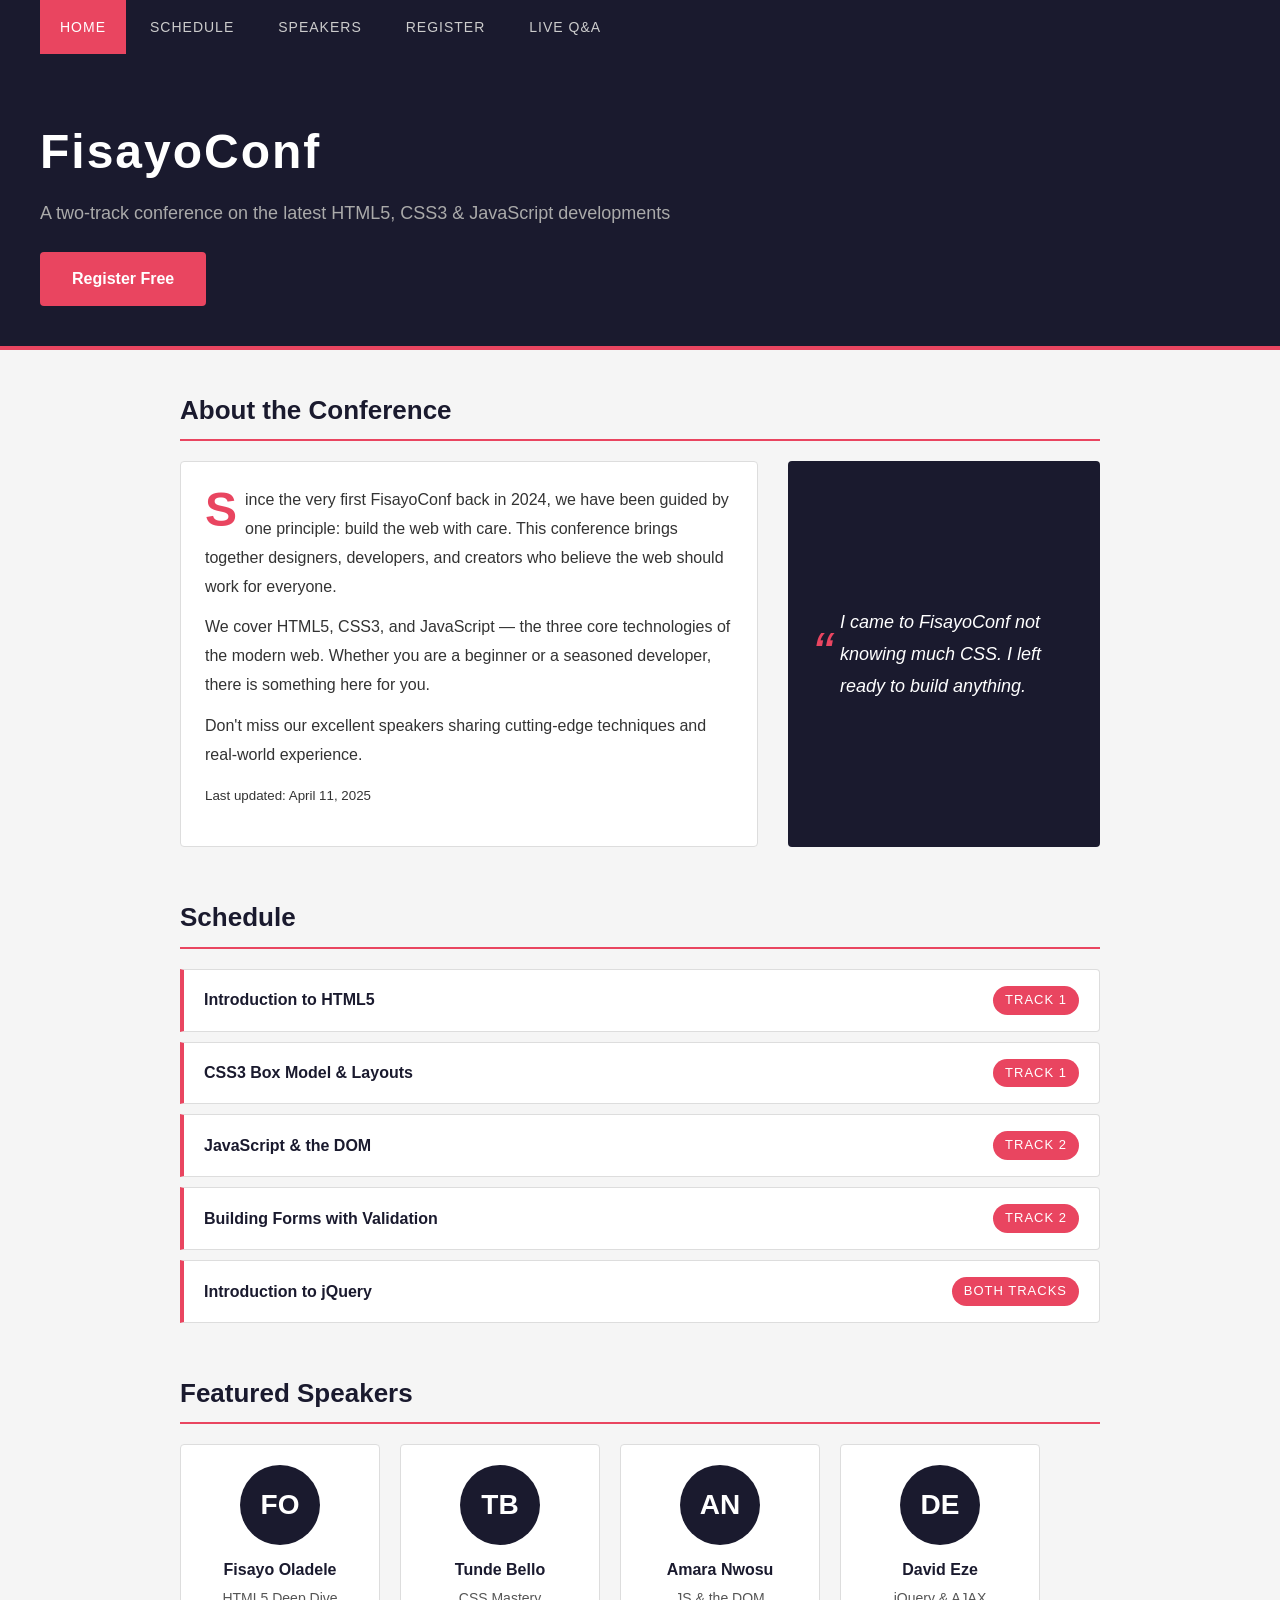
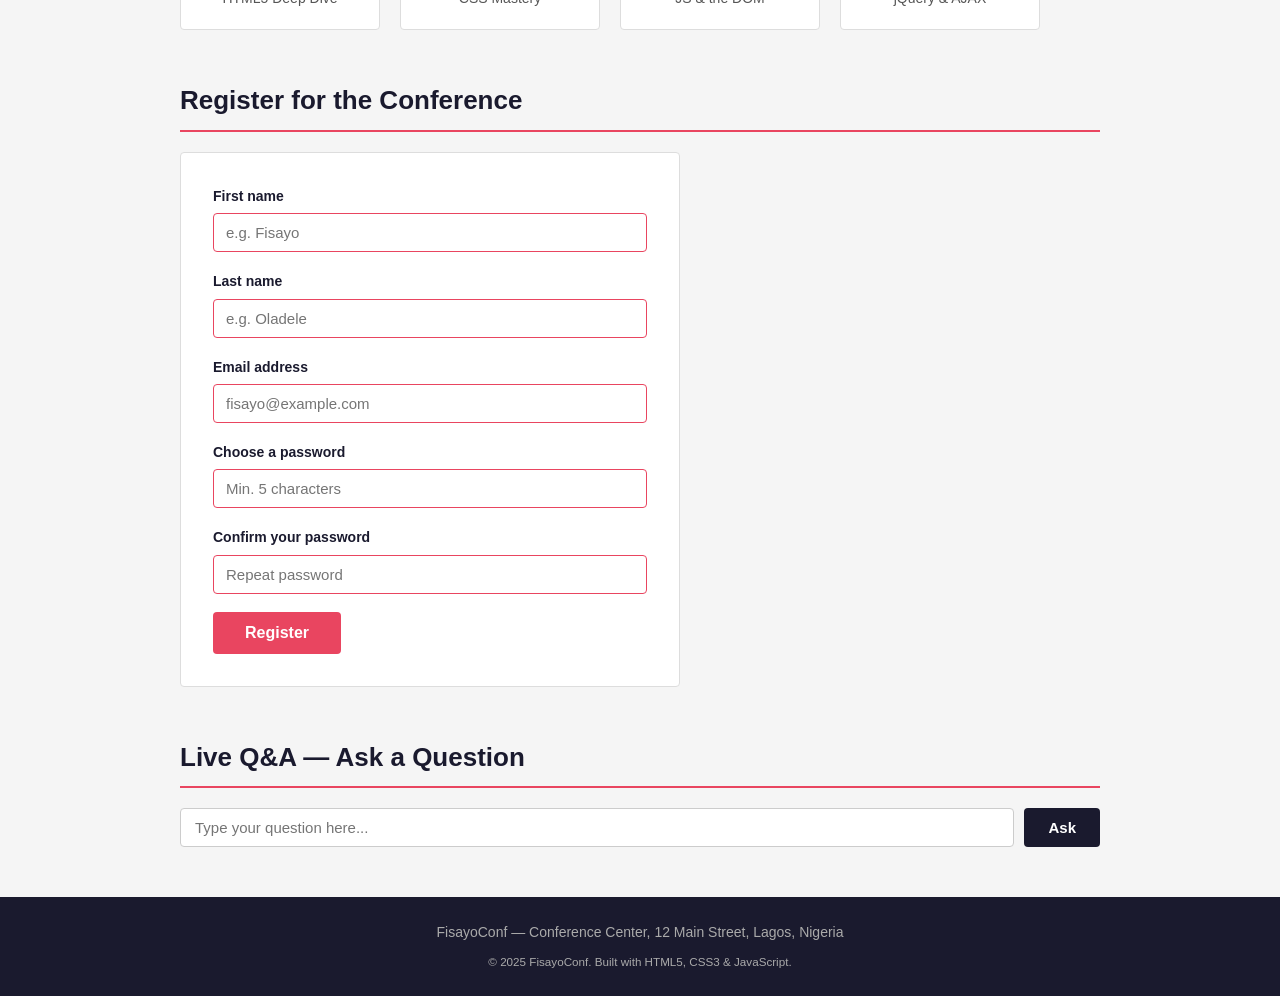
<file: modulemain.html>
<!DOCTYPE html>
<html lang="en">
<head>
  <meta charset="UTF-8" />
  <title>FisayoConf — Web Dev Conference</title>

  <style>
    /* ================================
       GLOBAL STYLES
       CSS: font-family, colors, box model
    ================================ */
    * {
      box-sizing: border-box; /* Module 2 — box model */
      margin: 0;
      padding: 0;
    }

    body {
      font-family: Arial, Verdana, sans-serif; /* Module 2 — font-family */
      font-size: 16px;
      line-height: 1.6;
      background-color: #f5f5f5;
      color: #333;
    }

    /* ================================
       NAV — Module 2 (HTML5 nav element)
       + CSS hover effect (ContosoConf lab)
    ================================ */
    nav {
      background-color: #1a1a2e;
      padding: 0 40px;
    }

    nav ul {
      list-style: none;
      display: flex;
      gap: 4px;
    }

    nav ul li a {
      display: block;
      color: #ccc;
      text-decoration: none; /* Module 2 — text-decoration */
      padding: 16px 20px;
      font-size: 14px;
      text-transform: uppercase; /* Module 2 — text-transform */
      letter-spacing: 1px; /* Module 2 — letter-spacing */
    }

    nav ul li a:hover {
      background-color: #e94560;
      color: #fff;
    }

    nav ul li a.active {
      background-color: #e94560;
      color: #fff;
    }

    /* ================================
       HEADER — Module 2 HTML5 header element
    ================================ */
    header {
      background-color: #1a1a2e;
      color: white;
      padding: 60px 40px 40px;
      border-bottom: 4px solid #e94560;
    }

    header h1 {
      font-size: 48px;
      font-weight: bold;
      letter-spacing: 2px;
    }

    header p {
      font-size: 18px;
      color: #aaa;
      margin-top: 8px;
    }

    /* Register button — ContosoConf lab (CSS hover/transform effect) */
    .register-btn {
      display: inline-block;
      margin-top: 24px;
      background-color: #e94560;
      color: white;
      padding: 14px 32px;
      text-decoration: none;
      font-weight: bold;
      border-radius: 4px;
      font-size: 16px;
      transition: transform 0.3s, background-color 0.3s;
    }

    .register-btn:hover {
      transform: scale(1.08) rotate(2deg); /* ContosoConf — CSS rotation on hover */
      background-color: #c73652;
    }

    /* ================================
       MAIN LAYOUT
    ================================ */
    main {
      max-width: 960px;
      margin: 40px auto;
      padding: 0 20px;
    }

    /* ================================
       SECTION TITLES
    ================================ */
    .section-title {
      font-size: 26px;
      font-weight: bold;
      margin-bottom: 20px;
      padding-bottom: 8px;
      border-bottom: 2px solid #e94560; /* Module 2 — border */
      color: #1a1a2e;
    }

    /* ================================
       ABOUT SECTION — article + aside
       Module 2 — HTML5 semantic elements
    ================================ */
    #about {
      margin-bottom: 50px;
    }

    .about-layout {
      display: flex;
      gap: 30px;
    }

    article.about-main {
      flex: 2;
      background: white;
      padding: 24px; /* Module 2 — padding */
      border: 1px solid #ddd; /* Module 2 — border */
      border-radius: 4px;
    }

    article.about-main p {
      margin-bottom: 12px;
      line-height: 1.8; /* Module 2 — line-height */
    }

    /* Drop capital — like ContosoConf About page */
    article.about-main p:first-of-type::first-letter {
      font-size: 48px;
      font-weight: bold;
      float: left;
      line-height: 1;
      margin-right: 8px;
      color: #e94560;
    }

    aside.about-quote {
      flex: 1;
      background-color: #1a1a2e;
      color: white;
      padding: 24px;
      border-radius: 4px;
      font-style: italic;
      font-size: 18px;
      line-height: 1.8;
      display: flex;
      align-items: center;
    }

    aside.about-quote::before {
      content: "\201C";
      font-size: 60px;
      color: #e94560;
      margin-right: 8px;
      line-height: 1;
    }

    /* ================================
       SCHEDULE — Module 3 (JS populates list)
       ContosoConf lab — schedule page
    ================================ */
    #schedule {
      margin-bottom: 50px;
    }

    .schedule-list {
      list-style: none;
    }

    .schedule-list li {
      background: white;
      border: 1px solid #ddd;
      border-left: 4px solid #e94560; /* Module 2 — one-side border */
      padding: 16px 20px;
      margin-bottom: 10px;
      display: flex;
      justify-content: space-between;
      align-items: center;
      border-radius: 0 4px 4px 0;
    }

    .schedule-list li .session-name {
      font-weight: bold;
      color: #1a1a2e;
    }

    .schedule-list li .session-track {
      font-size: 13px;
      background-color: #e94560;
      color: white;
      padding: 4px 12px;
      border-radius: 20px;
      text-transform: uppercase;
      letter-spacing: 1px;
    }

    /* ================================
       SPEAKERS — figure + figcaption
       Module 2 HTML5 elements
    ================================ */
    #speakers {
      margin-bottom: 50px;
    }

    .speakers-grid {
      display: flex;
      gap: 20px;
      flex-wrap: wrap;
    }

    figure.speaker-card {
      background: white;
      border: 1px solid #ddd;
      border-radius: 4px;
      padding: 20px;
      width: 200px;
      text-align: center;
    }

    figure.speaker-card .avatar {
      width: 80px;
      height: 80px;
      border-radius: 50%;
      background-color: #1a1a2e;
      color: white;
      font-size: 28px;
      font-weight: bold;
      display: flex;
      align-items: center;
      justify-content: center;
      margin: 0 auto 12px;
    }

    figcaption {
      font-size: 14px;
      color: #555;
    }

    figcaption strong {
      display: block;
      font-size: 16px;
      color: #1a1a2e;
      margin-bottom: 4px;
    }

    /* ================================
       REGISTER FORM — ContosoConf lab
       HTML5 form validation
    ================================ */
    #register {
      margin-bottom: 50px;
    }

    .register-form {
      background: white;
      padding: 32px;
      border: 1px solid #ddd;
      border-radius: 4px;
      max-width: 500px;
    }

    .form-group {
      margin-bottom: 18px;
    }

    .form-group label {
      display: block;
      font-size: 14px;
      font-weight: bold;
      margin-bottom: 6px;
      color: #1a1a2e;
    }

    .form-group input {
      width: 100%;
      padding: 10px 12px;
      border: 1px solid #ccc;
      border-radius: 4px;
      font-size: 15px;
      font-family: Arial, sans-serif;
    }

    /* CSS for invalid fields — ContosoConf lab */
    .form-group input:invalid {
      border-color: #e94560;
    }

    .form-group input:valid {
      border-color: #28a745;
    }

    .submit-btn {
      background-color: #e94560;
      color: white;
      border: none;
      padding: 12px 32px;
      font-size: 16px;
      border-radius: 4px;
      cursor: pointer;
      font-weight: bold;
    }

    .submit-btn:hover {
      background-color: #c73652;
    }

    .confirmation {
      display: none;
      background-color: #d4edda;
      border: 1px solid #28a745;
      color: #155724;
      padding: 16px 20px;
      border-radius: 4px;
      margin-top: 16px;
      font-weight: bold;
    }

    /* ================================
       LIVE Q&A — ContosoConf live page
       Module 3 — JS DOM manipulation
    ================================ */
    #live {
      margin-bottom: 50px;
    }

    .live-form {
      display: flex;
      gap: 10px;
      margin-bottom: 20px;
    }

    .live-form input {
      flex: 1;
      padding: 10px 14px;
      border: 1px solid #ccc;
      border-radius: 4px;
      font-size: 15px;
      font-family: Arial, sans-serif;
    }

    .live-form button {
      background-color: #1a1a2e;
      color: white;
      border: none;
      padding: 10px 24px;
      border-radius: 4px;
      font-size: 15px;
      cursor: pointer;
      font-weight: bold;
    }

    .live-form button:hover {
      background-color: #e94560;
    }

    #questions-list {
      list-style: none;
    }

    #questions-list li {
      background: white;
      border: 1px solid #ddd;
      padding: 12px 16px;
      margin-bottom: 8px;
      border-radius: 4px;
      font-size: 15px;
      color: #333;
    }

    #questions-list li::before {
      content: "Q: ";
      font-weight: bold;
      color: #e94560;
    }

    /* ================================
       FOOTER — Module 2 HTML5 footer
    ================================ */
    footer {
      background-color: #1a1a2e;
      color: #aaa;
      text-align: center;
      padding: 24px 40px;
      font-size: 14px;
    }

    footer address {
      font-style: normal;
      margin-bottom: 6px;
    }

    /* ================================
       RESPONSIVE — section spacing
    ================================ */
    @media (max-width: 600px) {
      .about-layout {
        flex-direction: column;
      }
      .speakers-grid {
        justify-content: center;
      }
      nav ul {
        flex-wrap: wrap;
      }
    }
  </style>
</head>

<body>

  <!-- NAV — HTML5 nav element, CSS hover, active class (ContosoConf) -->
  <nav>
    <ul>
      <li><a href="#about" class="active">Home</a></li>
      <li><a href="#schedule">Schedule</a></li>
      <li><a href="#speakers">Speakers</a></li>
      <li><a href="#register">Register</a></li>
      <li><a href="#live">Live Q&amp;A</a></li>
    </ul>
  </nav>

  <!-- HEADER — HTML5 header element -->
  <header>
    <h1>FisayoConf</h1>
    <p>A two-track conference on the latest HTML5, CSS3 &amp; JavaScript developments</p>
    <!-- CSS hover rotate effect — from ContosoConf Register Free button -->
    <a href="#register" class="register-btn">Register Free</a>
  </header>

  <main>

    <!-- ABOUT — HTML5 article + aside (Module 2) -->
    <section id="about">
      <h2 class="section-title">About the Conference</h2>
      <div class="about-layout">

        <article class="about-main">
          <!-- Drop capital on first letter — like ContosoConf About page -->
          <p>Since the very first FisayoConf back in 2024, we have been guided by one principle: build the web with care. This conference brings together designers, developers, and creators who believe the web should work for everyone.</p>
          <p>We cover HTML5, CSS3, and JavaScript — the three core technologies of the modern web. Whether you are a beginner or a seasoned developer, there is something here for you.</p>
          <p>Don't miss our excellent speakers sharing cutting-edge techniques and real-world experience.</p>
          <!-- HTML5 time element (Module 2) -->
          <p><small>Last updated: <time datetime="2025-04-11">April 11, 2025</time></small></p>
        </article>

        <!-- aside — Module 2 HTML5 aside element, for sidebar quotes -->
        <aside class="about-quote">
          I came to FisayoConf not knowing much CSS. I left ready to build anything.
        </aside>

      </div>
    </section>

    <!-- SCHEDULE — populated by JS (Module 3 + ContosoConf schedule page) -->
    <section id="schedule">
      <h2 class="section-title">Schedule</h2>
      <!-- This list is empty — JS will populate it (like ContosoConf schedule.js) -->
      <ul class="schedule-list" id="schedule-list"></ul>
    </section>

    <!-- SPEAKERS — HTML5 figure + figcaption (Module 2) -->
    <section id="speakers">
      <h2 class="section-title">Featured Speakers</h2>
      <div class="speakers-grid" id="speakers-grid"></div>
    </section>

    <!-- REGISTER — HTML5 form validation (ContosoConf register page) -->
    <section id="register">
      <h2 class="section-title">Register for the Conference</h2>
      <div class="register-form">
        <!-- HTML5 built-in validation attributes: required, type, minlength -->
        <div class="form-group">
          <label for="firstName">First name</label>
          <input type="text" id="firstName" placeholder="e.g. Fisayo" required />
        </div>
        <div class="form-group">
          <label for="lastName">Last name</label>
          <input type="text" id="lastName" placeholder="e.g. Oladele" required />
        </div>
        <div class="form-group">
          <label for="email">Email address</label>
          <!-- type="email" triggers HTML5 built-in format validation -->
          <input type="email" id="email" placeholder="fisayo@example.com" required />
        </div>
        <div class="form-group">
          <label for="password">Choose a password</label>
          <!-- minlength — HTML5 validation (ContosoConf: min 5 chars) -->
          <input type="password" id="password" minlength="5" placeholder="Min. 5 characters" required />
        </div>
        <div class="form-group">
          <label for="confirmPassword">Confirm your password</label>
          <input type="password" id="confirmPassword" placeholder="Repeat password" required />
        </div>
        <button class="submit-btn" id="registerBtn">Register</button>
        <!-- Confirmation message — hidden, shown by JS on success -->
        <div class="confirmation" id="confirmationMsg">
          Thanks for registering, <span id="registeredName"></span>! See you at FisayoConf!
        </div>
      </div>
    </section>

    <!-- LIVE Q&A — ContosoConf live page, JS DOM manipulation (Module 3) -->
    <section id="live">
      <h2 class="section-title">Live Q&amp;A — Ask a Question</h2>
      <div class="live-form">
        <input type="text" id="questionInput" placeholder="Type your question here..." />
        <button id="askBtn">Ask</button>
      </div>
      <ul id="questions-list"></ul>
    </section>

  </main>

  <!-- FOOTER — HTML5 footer element (Module 2) -->
  <footer>
    <address>
      FisayoConf &mdash; Conference Center, 12 Main Street, Lagos, Nigeria
    </address>
    <small>&copy; 2025 FisayoConf. Built with HTML5, CSS3 &amp; JavaScript.</small>
  </footer>


  <!-- ================================
       JAVASCRIPT — Module 3 Concepts:
       Variables, JSON, loops, functions,
       DOM manipulation, event listeners
  ================================= -->
  <script>

    // ---- 1. JSON DATA (Module 3 — JSON arrays of objects) ----

    // Schedule data — like ContosoConf schedule (JS populates the page)
    var sessions = [
      { "name": "Introduction to HTML5", "track": "Track 1" },
      { "name": "CSS3 Box Model & Layouts", "track": "Track 1" },
      { "name": "JavaScript & the DOM", "track": "Track 2" },
      { "name": "Building Forms with Validation", "track": "Track 2" },
      { "name": "Introduction to jQuery", "track": "Both Tracks" }
    ];

    // Speakers data — like ContosoConf speakers section
    var speakers = [
      { "name": "Fisayo Oladele", "topic": "HTML5 Deep Dive", "initials": "FO" },
      { "name": "Tunde Bello", "topic": "CSS Mastery", "initials": "TB" },
      { "name": "Amara Nwosu", "topic": "JS & the DOM", "initials": "AN" },
      { "name": "David Eze", "topic": "jQuery & AJAX", "initials": "DE" }
    ];


    // ---- 2. POPULATE SCHEDULE (Module 3 — for loop + DOM createElement) ----

    function loadSchedule() {
      var list = document.getElementById("schedule-list");

      // for loop — Module 3
      for (var i = 0; i < sessions.length; i++) {
        var session = sessions[i];

        // createElement + textContent — Module 3 DOM manipulation
        var li = document.createElement("li");

        var nameSpan = document.createElement("span");
        nameSpan.className = "session-name";
        nameSpan.textContent = session.name;

        var trackSpan = document.createElement("span");
        trackSpan.className = "session-track";
        trackSpan.textContent = session.track;

        li.appendChild(nameSpan);
        li.appendChild(trackSpan);
        list.appendChild(li); // appendChild — Module 3
      }
    }


    // ---- 3. POPULATE SPEAKERS (Module 3 — loop + DOM) ----

    function loadSpeakers() {
      var grid = document.getElementById("speakers-grid");

      for (var i = 0; i < speakers.length; i++) {
        var speaker = speakers[i];

        // HTML5 figure + figcaption elements created by JS — Module 2 + 3
        var figure = document.createElement("figure");
        figure.className = "speaker-card";

        var avatar = document.createElement("div");
        avatar.className = "avatar";
        avatar.textContent = speaker.initials;

        var caption = document.createElement("figcaption");
        caption.innerHTML =
          "<strong>" + speaker.name + "</strong>" + speaker.topic;

        figure.appendChild(avatar);
        figure.appendChild(caption);
        grid.appendChild(figure);
      }
    }


    // ---- 4. REGISTER FORM (ContosoConf — validation + DOM feedback) ----

    function handleRegister() {
      var firstName = document.getElementById("firstName").value;
      var lastName  = document.getElementById("lastName").value;
      var email     = document.getElementById("email").value;
      var password  = document.getElementById("password").value;
      var confirm   = document.getElementById("confirmPassword").value;

      // Conditional statements — Module 3
      if (firstName === "" || lastName === "" || email === "" || password === "") {
        alert("Please fill in all required fields.");
        return;
      }

      // Password length check — ContosoConf validation (min 5 chars)
      if (password.length < 5) {
        alert("Password must be at least 5 characters.");
        return;
      }

      // Password match check — ContosoConf confirm password validation
      if (password !== confirm) {
        alert("Passwords do not match. Please try again.");
        return;
      }

      // Show confirmation — DOM manipulation (Module 3)
      var msg  = document.getElementById("confirmationMsg");
      var name = document.getElementById("registeredName");
      name.textContent = firstName + " " + lastName;
      msg.style.display = "block";
    }

    // addEventListener — Module 3 DOM events
    document.getElementById("registerBtn")
      .addEventListener("click", handleRegister);


    // ---- 5. LIVE Q&A (ContosoConf live page — JS adds questions to DOM) ----

    function submitQuestion() {
      var input    = document.getElementById("questionInput");
      var question = input.value;

      // Conditional — Module 3
      if (question === "") {
        alert("Please type a question first!");
        return;
      }

      var list = document.getElementById("questions-list");

      // Create new list item and add to DOM — Module 3 DOM manipulation
      var li = document.createElement("li");
      li.textContent = question;
      list.appendChild(li);

      // Clear the input after submitting
      input.value = "";
    }

    document.getElementById("askBtn")
      .addEventListener("click", submitQuestion);

    // Also allow pressing Enter to submit a question
    document.getElementById("questionInput")
      .addEventListener("keypress", function(event) {
        if (event.key === "Enter") {
          submitQuestion();
        }
      });


    // ---- 6. RUN ON PAGE LOAD ----
    // Calling the functions — Module 3 functions
    loadSchedule();
    loadSpeakers();

  </script>

</body>
</html>
</file>
<file: styles/site.css>
/* =============================================
   ContosoConf - site.css
   Lab 2c: Creating and Styling HTML5 Pages
   ============================================= */

html {
  background-color: #EAEEFA;
  font-family: Calibri, Arial, sans-serif;
  font-size: 62.5%;
}

body {
  margin: 0;
  font-size: 1.8rem;
}

nav {
  background-color: #1d1d1d;
  line-height: 6rem;
  font-size: 1.7rem;
}

nav a {
  color: #fff;
  padding: 1rem;
  text-decoration: none;
}

nav a:hover {
  background-color: #444;
}

nav a.active {
  background-color: #c00;
}

h1 {
  font-size: 4rem;
  letter-spacing: -1px;
  margin: 1em 0 0.25em 0;
}

.container {
  padding: 0.1rem;
  max-width: 94rem;
  margin: 0 auto;
}

header {
  padding: 2rem 0 1rem;
  border-bottom: 1px solid #ccc;
}

header p {
  font-size: 1.6rem;
  color: #555;
  margin: 0;
}

section.page-section {
  padding: 2rem 0;
}

footer {
  background-color: #1d1d1d;
  color: #aaa;
  font-size: 1.4rem;
  padding: 2rem 0;
  margin-top: 4rem;
}

footer address {
  font-style: normal;
  line-height: 2;
}

article h2 {
  font-size: 2.8rem;
  margin-bottom: 1rem;
}

article p {
  line-height: 1.7;
  margin-bottom: 1.5rem;
}

article ol {
  padding-left: 2rem;
  margin-bottom: 1.5rem;
}

blockquote {
  font-style: italic;
  border-left: 4px solid #ccc;
  margin: 2rem 0;
  padding: 1rem 2rem;
  background: #f4f4f4;
  font-size: 2rem;
}

.schedule ul {
  list-style: disc;
  padding-left: 2rem;
}

.schedule li {
  padding: 0.5rem 0;
  font-size: 1.8rem;
  border-bottom: 1px solid #ddd;
}

.track-filter {
  font-size: 1.7rem;
  padding: 1rem 0;
  margin-bottom: 1rem;
}

.track-filter label {
  margin-right: 2rem;
  cursor: pointer;
}

.track-filter input[type="checkbox"] {
  margin-right: 0.5rem;
  cursor: pointer;
}

.register-btn {
  display: inline-block;
  background-color: #c00;
  color: #fff;
  padding: 1.5rem 3rem;
  font-size: 2rem;
  font-weight: bold;
  border-radius: 50%;
  text-decoration: none;
  transition: transform 0.3s ease;
  margin: 2rem 0;
}

.register-btn:hover {
  transform: rotate(10deg) scale(1.1);
}
</file>
